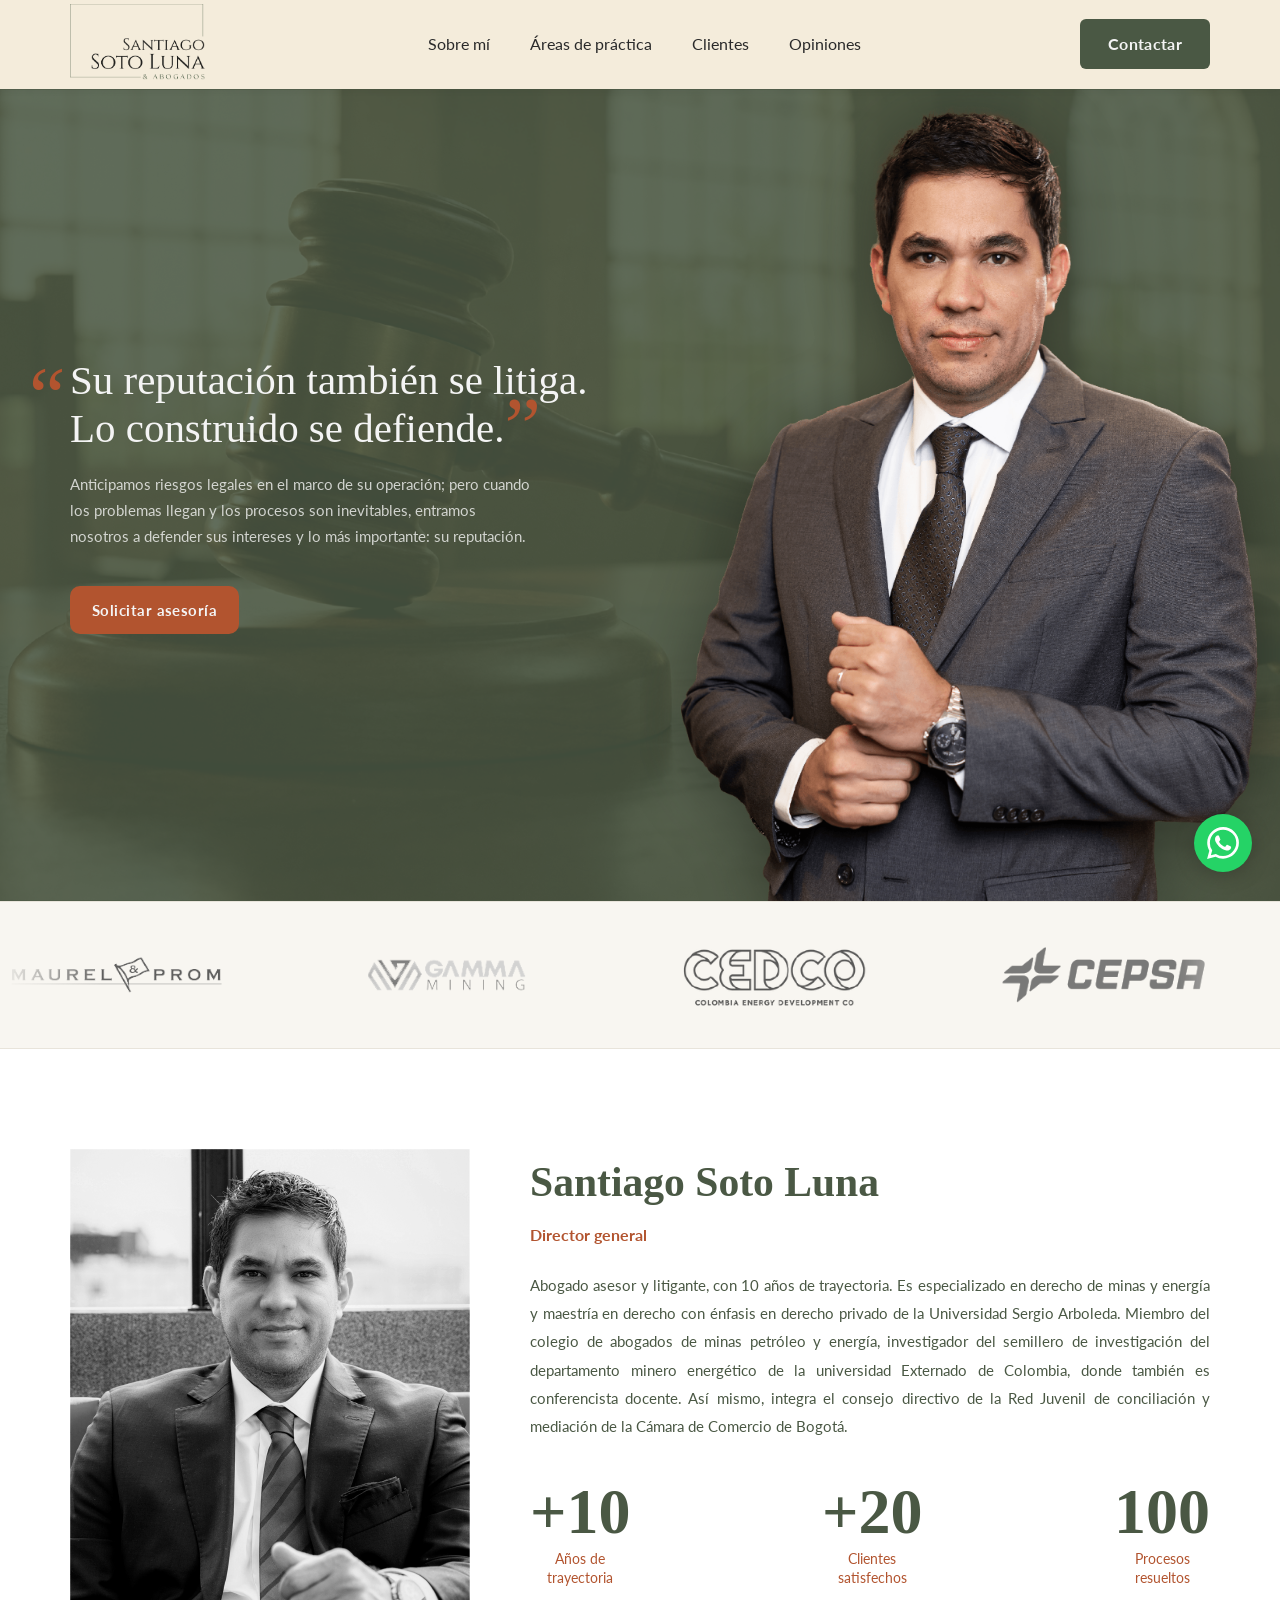
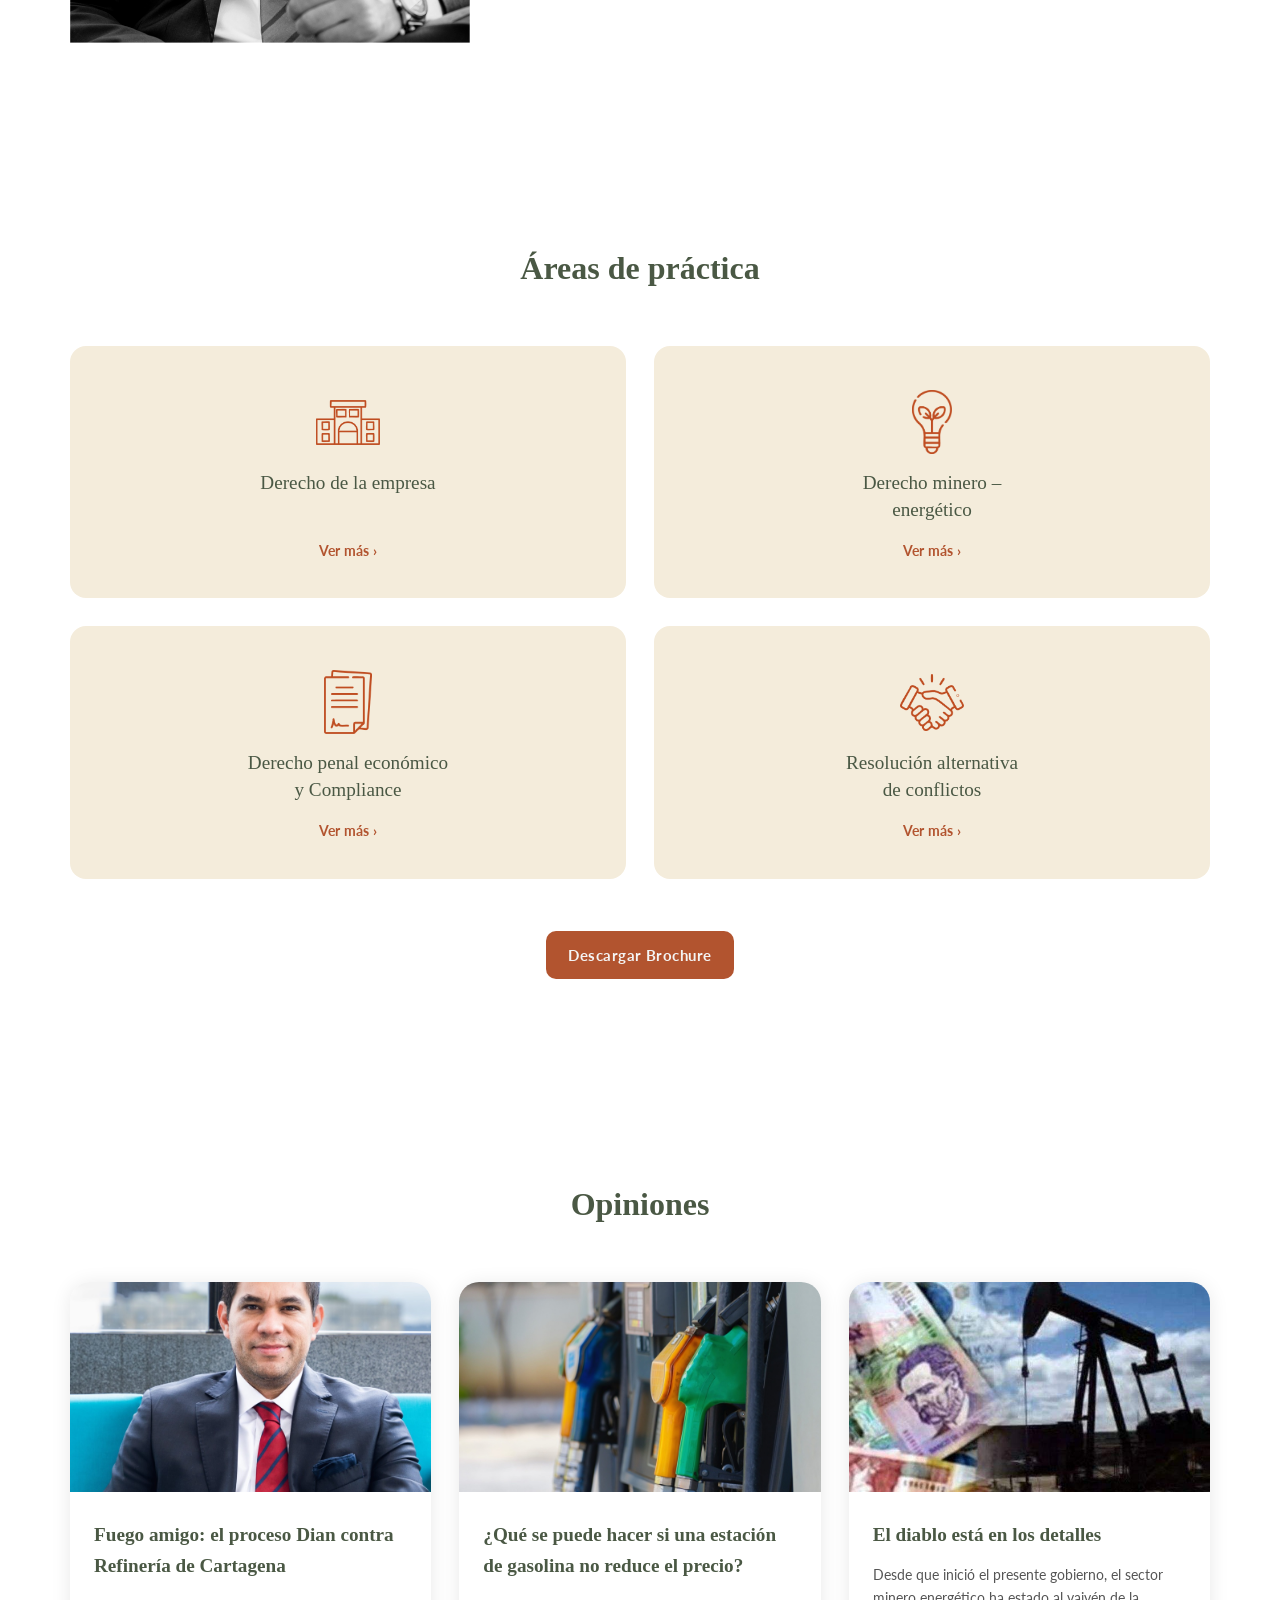
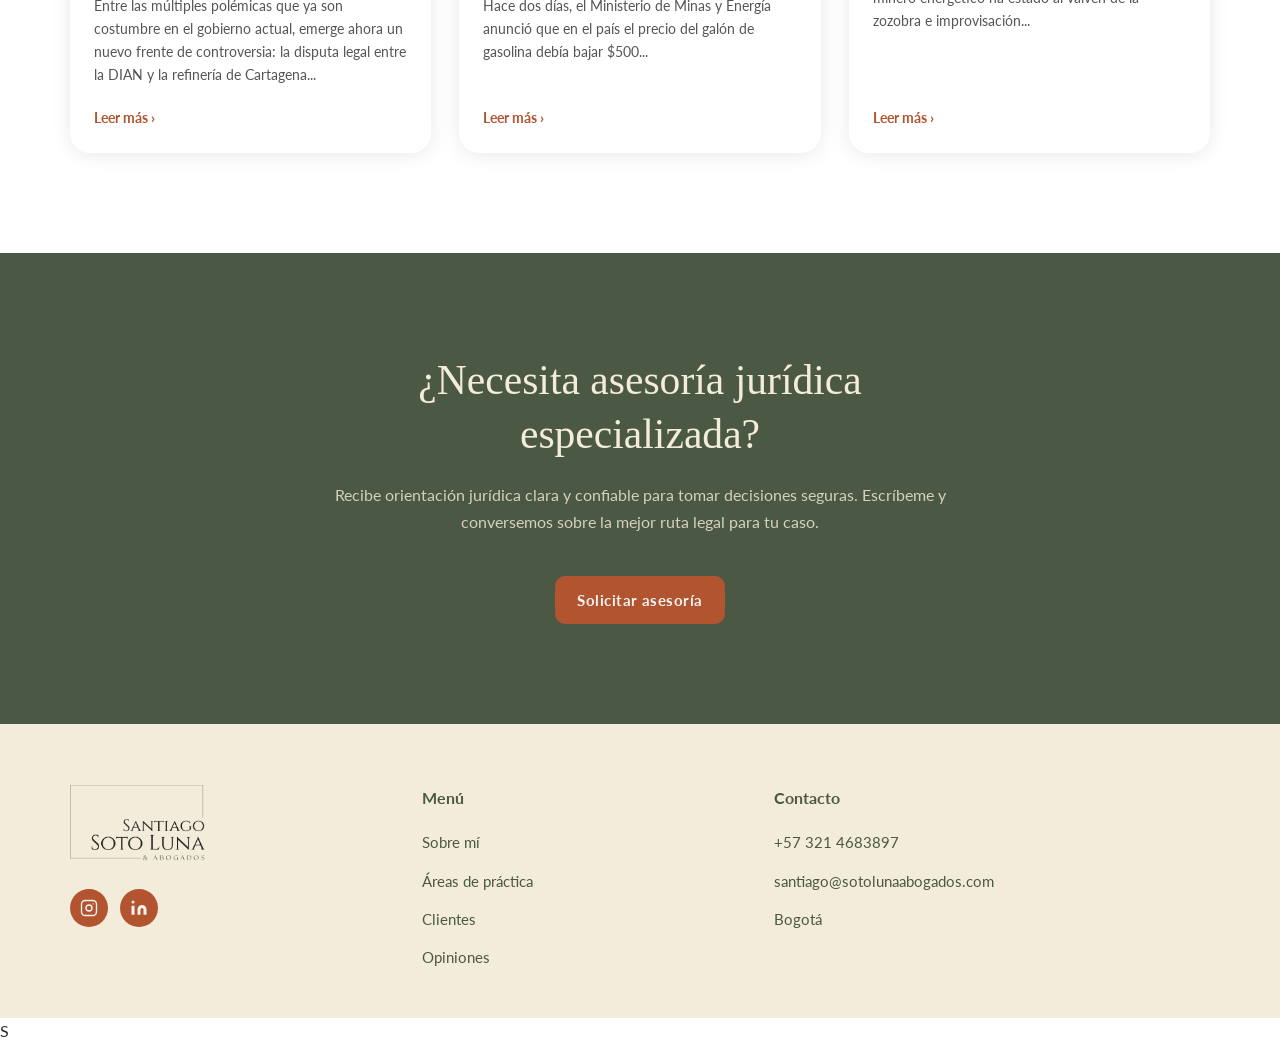
<file: index.html>
<!DOCTYPE html>
<html lang="es">
<head>
  <meta charset="UTF-8" />
  <meta name="viewport" content="width=device-width, initial-scale=1.0" />
  <title>Santiago Soto Luna – Abogado</title>
  <link rel="preconnect" href="https://fonts.googleapis.com" />
  <link rel="preconnect" href="https://fonts.gstatic.com" crossorigin />
  <link href="https://fonts.googleapis.com/css2?family=Lato:wght@300;400;700&display=swap" rel="stylesheet" />
  <link rel="icon" type="image/png" sizes="32x32" href="assets/favicon-32.png" />
  <link rel="apple-touch-icon" sizes="180x180" href="assets/apple-touch-icon.png" />
  <link rel="stylesheet" href="styles.css" />
</head>
<body>

  <!-- ═══════════════ NAVIGATION ═══════════════ -->
  <nav class="navbar">
    <div class="container nav-inner">
      <a href="#inicio" class="logo">
        <img src="assets/logo.png" alt="Santiago Soto Luna & Abogados" class="logo-img" />
      </a>

      <button class="nav-toggle" aria-label="Abrir menú" aria-expanded="false">
        <span></span><span></span><span></span>
      </button>

      <ul class="nav-links" id="nav-links">
        <li><a href="#sobre-mi">Sobre mí</a></li>
        <li><a href="#areas">Áreas de práctica</a></li>
        <li><a href="#clientes">Clientes</a></li>
        <li><a href="opiniones.html">Opiniones</a></li>
      </ul>
      <a href="contacto.html" class="btn-nav">Contactar</a>
    </div>
  </nav>

  <!-- ═══════════════ HERO ═══════════════ -->
  <section class="hero" id="inicio">
    <div class="hero-inner">
      <div class="hero-content">
        <h1 class="hero-title"><span class="hero-line"><span class="hero-open-quote">&ldquo;</span>Su reputación también se litiga.</span><span class="hero-line">Lo construido se defiende.<span class="hero-close-quote">&rdquo;</span></span></h1>
        <p class="hero-body">Anticipamos riesgos legales en el marco de su operación; pero cuando los problemas llegan y los procesos son inevitables, entramos nosotros a defender sus intereses y lo más importante: su reputación.</p>
        <a href="contacto.html" class="btn-primary">Solicitar asesoría</a>
      </div>
      <div class="hero-photo">
        <img src="assets/santiago-hero.png" alt="Santiago Soto Luna" />
      </div>
    </div>
  </section>

  <!-- ═══════════════ PARTNER LOGOS ═══════════════ -->
  <section class="partners" id="clientes">
    <div class="partners-track-wrap">
      <div class="partners-track" aria-hidden="false">
        <img src="assets/logo-maurel-prom.png"  alt="Maurel & Prom" />
        <img src="assets/logo-gamma-mining.png" alt="Gamma Mining" />
        <img src="assets/logo-cedco.png"        alt="CEDCO" />
        <img src="assets/logo-cepsa.png"        alt="CEPSA" />
        <img src="assets/logo-parex.png"        alt="Parex Resources" />
        <img src="assets/logo-omega.png"        alt="Omega Energy Colombia" />
        <img src="assets/logo-geocol.png"       alt="Geocol" />
        <img src="assets/logo-sierracol.png"    alt="SierraCol Energy" />
        <img src="assets/logo-ngec.png"         alt="NGEC New Granada" />
        <img src="assets/logo-tecpetrol.png"    alt="Tecpetrol" />
        <!-- duplicado para loop continuo -->
        <img src="assets/logo-maurel-prom.png"  alt="Maurel & Prom" aria-hidden="true" />
        <img src="assets/logo-gamma-mining.png" alt="Gamma Mining"  aria-hidden="true" />
        <img src="assets/logo-cedco.png"        alt="CEDCO"         aria-hidden="true" />
        <img src="assets/logo-cepsa.png"        alt="CEPSA"         aria-hidden="true" />
        <img src="assets/logo-parex.png"        alt="Parex Resources" aria-hidden="true" />
        <img src="assets/logo-omega.png"        alt="Omega Energy Colombia" aria-hidden="true" />
        <img src="assets/logo-geocol.png"       alt="Geocol"        aria-hidden="true" />
        <img src="assets/logo-sierracol.png"    alt="SierraCol Energy" aria-hidden="true" />
        <img src="assets/logo-ngec.png"         alt="NGEC New Granada" aria-hidden="true" />
        <img src="assets/logo-tecpetrol.png"    alt="Tecpetrol"     aria-hidden="true" />
      </div>
    </div>
  </section>

  <!-- ═══════════════ ABOUT ═══════════════ -->
  <section class="about" id="sobre-mi">
    <div class="container about-inner">
      <div class="about-photo">
        <img src="assets/santiago-web.jpg" alt="Santiago Soto Luna" />
      </div>
      <div class="about-content">
        <h2 class="about-name">Santiago Soto Luna</h2>
        <p class="about-role">Director general</p>
        <p class="about-bio">
          Abogado asesor y litigante, con 10 años de trayectoria. Es especializado en derecho de minas y energía y maestría en derecho con énfasis en derecho privado de la Universidad Sergio Arboleda. Miembro del colegio de abogados de minas petróleo y energía, investigador del semillero de investigación del departamento minero energético de la universidad Externado de Colombia, donde también es conferencista docente. Así mismo, integra el consejo directivo de la Red Juvenil de conciliación y mediación de la Cámara de Comercio de Bogotá.
        </p>
        <div class="about-stats">
          <div class="stat">
            <span class="stat-number">+10</span>
            <span class="stat-label">Años de<br>trayectoria</span>
          </div>
          <div class="stat">
            <span class="stat-number">+20</span>
            <span class="stat-label">Clientes<br>satisfechos</span>
          </div>
          <div class="stat">
            <span class="stat-number">100</span>
            <span class="stat-label">Procesos<br>resueltos</span>
          </div>
        </div>
      </div>
    </div>
  </section>

  <!-- ═══════════════ PRACTICE AREAS ═══════════════ -->
  <section class="areas" id="areas">
    <div class="container">
      <h2 class="section-title">Áreas de práctica</h2>
      <div class="areas-grid">

        <div class="area-card">
          <div class="area-icon">
            <img src="assets/icon-empresa.png" alt="" />
          </div>
          <h3>Derecho de la empresa</h3>
          <a href="#" class="area-link" data-modal="modal-empresa">Ver más <span aria-hidden="true">›</span></a>
        </div>

        <div class="area-card">
          <div class="area-icon">
            <img src="assets/icon-minero.png" alt="" />
          </div>
          <h3>Derecho minero –<br/>energético</h3>
          <a href="#" class="area-link" data-modal="modal-minero">Ver más <span aria-hidden="true">›</span></a>
        </div>

        <div class="area-card">
          <div class="area-icon">
            <img src="assets/icon-penal.png" alt="" />
          </div>
          <h3>Derecho penal económico<br/>y Compliance</h3>
          <a href="#" class="area-link" data-modal="modal-penal">Ver más <span aria-hidden="true">›</span></a>
        </div>

        <div class="area-card">
          <div class="area-icon">
            <img src="assets/icon-resolucion.png" alt="" />
          </div>
          <h3>Resolución alternativa<br/>de conflictos</h3>
          <a href="#" class="area-link" data-modal="modal-resolucion">Ver más <span aria-hidden="true">›</span></a>
        </div>

      </div>
      <div class="areas-cta">
        <a href="assets/Brochure Santiago Soto Luna.pdf" class="btn-primary" download="Brochure_Santiago_Soto_Luna.pdf">Descargar Brochure</a>
      </div>
    </div>
  </section>

  <!-- ═══════════════ TESTIMONIALS ═══════════════
  <section class="testimonials" id="clientes">
    <div class="container testimonials-inner">
      <div class="testimonials-left">
        <h2>Clientes que encontraron en las asesorías resultados</h2>
        <p>Nuestro compromiso se construye cuando las respuestas se traducen en soluciones. Esto es lo que opinan nuestros clientes.</p>
        <div class="testimonials-nav">
          <button class="nav-arrow" id="prev-btn" aria-label="Anterior">
            <svg viewBox="0 0 24 24" fill="none"><path d="M15 18l-6-6 6-6" stroke="currentColor" stroke-width="2" stroke-linecap="round" stroke-linejoin="round"/></svg>
          </button>
          <button class="nav-arrow" id="next-btn" aria-label="Siguiente">
            <svg viewBox="0 0 24 24" fill="none"><path d="M9 18l6-6-6-6" stroke="currentColor" stroke-width="2" stroke-linecap="round" stroke-linejoin="round"/></svg>
          </button>
        </div>
      </div>
      <div class="testimonials-right">
        <div class="testimonials-track" id="testimonials-track">
          <blockquote class="testimonial-card" data-slot="0">
            <p>"Se nota la experiencia desde el primer contacto. Su acompañamiento marcó la diferencia en un momento difícil."</p>
          </blockquote>
          <blockquote class="testimonial-card active" data-slot="1">
            <p>"Recibimos una asesoría clara y honesta que nos permitió tomar buenas decisiones. Sentimos respaldo en cada etapa del proceso."</p>
          </blockquote>
          <blockquote class="testimonial-card" data-slot="2">
            <p>"Profesional, cercano y eficiente. No solo resolvió el problema, nos dio tranquilidad durante todo el camino."</p>
          </blockquote>
        </div>
      </div>
    </div>
  </section> -->

  <!-- ═══════════════ OPINIONES ═══════════════ -->
  <section class="opiniones" id="opiniones">
    <div class="container">
      <h2 class="section-title">Opiniones</h2>
      <div class="opiniones-grid">

        <article class="opinion-card">
          <div class="opinion-img">
            <img src="assets/DSC07344-web.jpg" alt="Todo mal" />
          </div>
          <div class="opinion-body">
            <h3>Fuego amigo: el proceso Dian contra Refinería de Cartagena</h3>
            <p>Entre las múltiples polémicas que ya son costumbre en el gobierno actual, emerge ahora un nuevo frente de controversia: la disputa legal entre la DIAN y la refinería de Cartagena...</p>
            <a href="https://www.asuntoslegales.com.co/analisis/santiago-soto-luna-4167480/fuego-amigo-el-proceso-dian-contra-refineria-de-cartagena-4284766" target="_blank" rel="noopener" class="opinion-link">Leer más &rsaquo;</a>
          </div>
        </article>

        <article class="opinion-card">
          <div class="opinion-img">
            <img src="assets/gasolina-web.jpg" alt="¿Qué se puede hacer si una estación de gasolina no reduce el precio?" />
          </div>
          <div class="opinion-body">
            <h3>¿Qué se puede hacer si una estación de gasolina no reduce el precio?</h3>
            <p>Hace dos días, el Ministerio de Minas y Energía anunció que en el país el precio del galón de gasolina debía bajar $500...</p>
            <a href="https://www.portafolio.co/energia/que-se-puede-hacer-si-una-estacion-de-gasolina-no-reduce-el-precio-487570" target="_blank" rel="noopener" class="opinion-link">Leer más &rsaquo;</a>
          </div>
        </article>

        <article class="opinion-card">
          <div class="opinion-img">
            <img src="assets/regalias.jpeg" alt="El diablo está en los detalles" />
          </div>
          <div class="opinion-body">
            <h3>El diablo está en los detalles</h3>
            <p>Desde que inició el presente gobierno, el sector minero energético ha estado al vaivén de la zozobra e improvisación...</p>
            <a href="https://www.asuntoslegales.com.co/analisis/santiago-soto-luna-4167480/el-diablo-esta-en-los-detalles-4264392" target="_blank" rel="noopener" class="opinion-link">Leer más &rsaquo;</a>
          </div>
        </article>

      </div>
    </div>
  </section>

  <!-- ═══════════════ CTA ═══════════════ -->
  <section class="cta-section">
    <div class="container cta-inner">
      <h2>¿Necesita asesoría jurídica especializada?</h2>
      <p>Recibe orientación jurídica clara y confiable para tomar decisiones seguras. Escríbeme y conversemos sobre la mejor ruta legal para tu caso.</p>
      <a href="contacto.html" class="btn-primary">Solicitar asesoría</a>
    </div>
  </section>

  <!-- ═══════════════ CONTACT FORM ═══════════════
  <section class="contact-section" id="hablemos">
    <div class="container contact-inner">
      <div class="contact-left">
        <h2>¡Hablemos!</h2>
        <p>Estoy listo para escuchar tu caso y orientarte con claridad, transparencia y resultados.</p>
      </div>
      <form class="contact-form" action="#" method="post" novalidate>
        <div class="form-row">
          <div class="form-group">
            <label for="nombre">Nombre</label>
            <input type="text" id="nombre" name="nombre" autocomplete="given-name" required />
          </div>
          <div class="form-group">
            <label for="apellido">Apellido</label>
            <input type="text" id="apellido" name="apellido" autocomplete="family-name" required />
          </div>
        </div>
        <div class="form-group">
          <label for="correo">Correo electrónico</label>
          <input type="email" id="correo" name="correo" autocomplete="email" required />
        </div>
        <div class="form-group">
          <label for="mensaje">Mensaje</label>
          <textarea id="mensaje" name="mensaje" rows="6" required></textarea>
        </div>
        <button type="submit" class="btn-primary btn-submit">Enviar</button>
      </form>
    </div>
  </section> -->

  <!-- ═══════════════ FOOTER ═══════════════ -->
  <footer class="footer" id="contacto">
    <div class="container footer-inner">
      <div class="footer-logo-col">
        <img src="assets/logo.png" alt="Santiago Soto Luna & Abogados" class="footer-logo-img" />
        <div class="footer-social">
          <a href="https://www.instagram.com/santiago_soto_abogado?igsh=MW9heTltMDJqZW9wdQ%3D%3D" target="_blank" rel="noopener" aria-label="Instagram" class="social-icon">
            <svg viewBox="0 0 24 24" fill="none" stroke="currentColor" stroke-width="1.8" stroke-linecap="round" stroke-linejoin="round"><rect x="2" y="2" width="20" height="20" rx="5"/><circle cx="12" cy="12" r="4"/><circle cx="17.5" cy="6.5" r="0.8" fill="currentColor" stroke="none"/></svg>
          </a>
          <a href="https://co.linkedin.com/in/santiago-soto-luna-b367841a3" target="_blank" rel="noopener" aria-label="LinkedIn" class="social-icon">
            <svg viewBox="0 0 24 24" fill="currentColor"><path d="M16 8a6 6 0 0 1 6 6v7h-4v-7a2 2 0 0 0-2-2 2 2 0 0 0-2 2v7h-4v-7a6 6 0 0 1 6-6z"/><rect x="2" y="9" width="4" height="12"/><circle cx="4" cy="4" r="2"/></svg>
          </a>
        </div>
      </div>

      <div class="footer-col">
        <h4>Menú</h4>
        <ul>
          <li><a href="#sobre-mi">Sobre mí</a></li>
          <li><a href="#areas">Áreas de práctica</a></li>
          <li><a href="#clientes">Clientes</a></li>
          <li><a href="#opiniones">Opiniones</a></li>
        </ul>
      </div>

      <div class="footer-col">
        <h4>Contacto</h4>
        <ul>
          <li><a href="tel:+573214683897">+57 321 4683897</a></li>
          <li><a href="mailto:santiago@sotolunaabogados.com">santiago@sotolunaabogados.com</a></li>
          <li>Bogotá</li>
        </ul>
      </div>
    </div>
  </footer>

  <!-- ═══════════════ MODALES ÁREAS ═══════════════ -->

  <div class="modal-overlay" id="modal-empresa" role="dialog" aria-modal="true">
    <div class="modal-box">
      <div class="modal-img">
        <img src="assets/foto-empresa.png" alt="Derecho de la empresa" />
      </div>
      <div class="modal-content">
        <button class="modal-close" aria-label="Cerrar">&times;</button>
        <h3 class="modal-title">Derecho de la Empresa</h3>
        <p>El área de Derecho de la Empresa presta asesoría integral en la estructuración y desarrollo de actividades empresariales, con especial énfasis en el cumplimiento del marco regulatorio aplicable y en la adecuada configuración de las relaciones jurídico–negociales que sustentan la operación de cada organización.</p>
        <p>Nuestra intervención abarca la planeación y ejecución de estrategias contractuales, la constitución y reorganización societaria, así como la prevención de contingencias legales derivadas del ejercicio comercial. Ofrecemos un acompañamiento permanente y ajustado a las particularidades de cada negocio, orientado a fortalecer su seguridad jurídica y sostenibilidad institucional.</p>
      </div>
    </div>
  </div>

  <div class="modal-overlay" id="modal-minero" role="dialog" aria-modal="true">
    <div class="modal-box">
      <div class="modal-img">
        <img src="assets/foto-minero.png" alt="Derecho minero energético" />
      </div>
      <div class="modal-content">
        <button class="modal-close" aria-label="Cerrar">&times;</button>
        <h3 class="modal-title">Derecho Minero Energético</h3>
        <p>Nuestra práctica en Derecho Minero–Energético ofrece asesoría integral en materia legal y regulatoria, orientada a la estructuración, desarrollo y ejecución de proyectos en los sectores minero y energético. Acompañamos a nuestros clientes en el cumplimiento de sus obligaciones contractuales y en la prevención de contingencias, conjugando la precisión jurídica con una visión de sostenibilidad y responsabilidad institucional.</p>
        <p>Ejercemos la defensa de los intereses de personas naturales y jurídicas en actuaciones administrativas, sancionatorias o conciliatorias, con el compromiso de proteger lo esencial: la confianza y la continuidad de sus proyectos. En cada intervención, trabajamos para que la asesoría trascienda y se convierta en resultado.</p>
        <h4 class="modal-subtitle">Derecho hidrocarburos</h4>
        <ul class="modal-list">
          <li><em>Upstream</em></li>
          <li><em>Downstream</em></li>
          <li><em>Midstream</em></li>
        </ul>
        <h4 class="modal-subtitle">Derecho minero</h4>
        <ul class="modal-list">
          <li>Consultoría en regulación minera</li>
          <li>Procesos de formalización minera</li>
          <li>Asesoría en cesión de derechos de titularidad minera.</li>
          <li>Gestión integral de la minuta del contrato de concesión minera ante el ente administrador (ANM)</li>
          <li>Representación y defensa en procesos administrativos sancionatorios y conciliaciones, respecto a controversias o incumplimientos que se susciten del contrato ANM.</li>
        </ul>
      </div>
    </div>
  </div>

  <div class="modal-overlay" id="modal-penal" role="dialog" aria-modal="true">
    <div class="modal-box">
      <div class="modal-img">
        <img src="assets/foto-penal.png" alt="Derecho penal económico y Compliance" />
      </div>
      <div class="modal-content">
        <button class="modal-close" aria-label="Cerrar">&times;</button>
        <h3 class="modal-title">Derecho Penal Económico<br>y Compliance</h3>
        <p>En el ámbito del Derecho Penal Económico y el Compliance, nuestra labor se orienta a resguardar la integridad jurídica de la empresa y de quienes la dirigen. Actuamos donde convergen la estrategia y la prudencia, anticipando riesgos y edificando estructuras de cumplimiento que previenen la incertidumbre y preservan la reputación corporativa. Cuando el litigio es inevitable, asumimos la defensa con rigor técnico y convicción ética, conscientes de que en cada decisión se juega no solo la responsabilidad penal, sino el valor intangible de la confianza.</p>
      </div>
    </div>
  </div>

  <div class="modal-overlay" id="modal-resolucion" role="dialog" aria-modal="true">
    <div class="modal-box">
      <div class="modal-img">
        <img src="assets/foto-resolucion.png" alt="Resolución alternativa de conflictos" />
      </div>
      <div class="modal-content">
        <button class="modal-close" aria-label="Cerrar">&times;</button>
        <h3 class="modal-title">Resolución alternativa<br>de conflictos</h3>
        <p>Asumimos la representación de nuestros clientes en procesos de arbitraje nacional e internacional, así como en escenarios de conciliación y mediación, con la convicción de que la justicia también puede hallarse en el equilibrio. Cada actuación se orienta a la obtención de resultados sólidos, jurídicamente sostenibles y acordes con los intereses de quienes confiaron en nosotros.</p>
        <p>Nuestra práctica privilegia la solución oportuna y razonable de los conflictos, propiciando acuerdos que resguarden la voluntad de las partes y eviten, cuando es posible, el tránsito hacia la jurisdicción ordinaria.</p>
      </div>
    </div>
  </div>

  <a href="https://wa.me/+573214683897" class="whatsapp-btn" target="_blank" rel="noopener" aria-label="WhatsApp">
    <svg viewBox="0 0 24 24" fill="currentColor" xmlns="http://www.w3.org/2000/svg"><path d="M17.472 14.382c-.297-.149-1.758-.867-2.03-.967-.273-.099-.471-.148-.67.15-.197.297-.767.966-.94 1.164-.173.199-.347.223-.644.075-.297-.15-1.255-.463-2.39-1.475-.883-.788-1.48-1.761-1.653-2.059-.173-.297-.018-.458.13-.606.134-.133.298-.347.446-.52.149-.174.198-.298.298-.497.099-.198.05-.371-.025-.52-.075-.149-.669-1.612-.916-2.207-.242-.579-.487-.5-.669-.51-.173-.008-.371-.01-.57-.01-.198 0-.52.074-.792.372-.272.297-1.04 1.016-1.04 2.479 0 1.462 1.065 2.875 1.213 3.074.149.198 2.096 3.2 5.077 4.487.709.306 1.262.489 1.694.625.712.227 1.36.195 1.871.118.571-.085 1.758-.719 2.006-1.413.248-.694.248-1.289.173-1.413-.074-.124-.272-.198-.57-.347m-5.421 7.403h-.004a9.87 9.87 0 01-5.031-1.378l-.361-.214-3.741.982.998-3.648-.235-.374a9.86 9.86 0 01-1.51-5.26c.001-5.45 4.436-9.884 9.888-9.884 2.64 0 5.122 1.03 6.988 2.898a9.825 9.825 0 012.893 6.994c-.003 5.45-4.437 9.884-9.885 9.884m8.413-18.297A11.815 11.815 0 0012.05 0C5.495 0 .16 5.335.157 11.892c0 2.096.547 4.142 1.588 5.945L.057 24l6.305-1.654a11.882 11.882 0 005.683 1.448h.005c6.554 0 11.89-5.335 11.893-11.893a11.821 11.821 0 00-3.48-8.413z"/></svg>
  </a>

  <script src="script.js"></script>
</body>
</html>
S
</file>
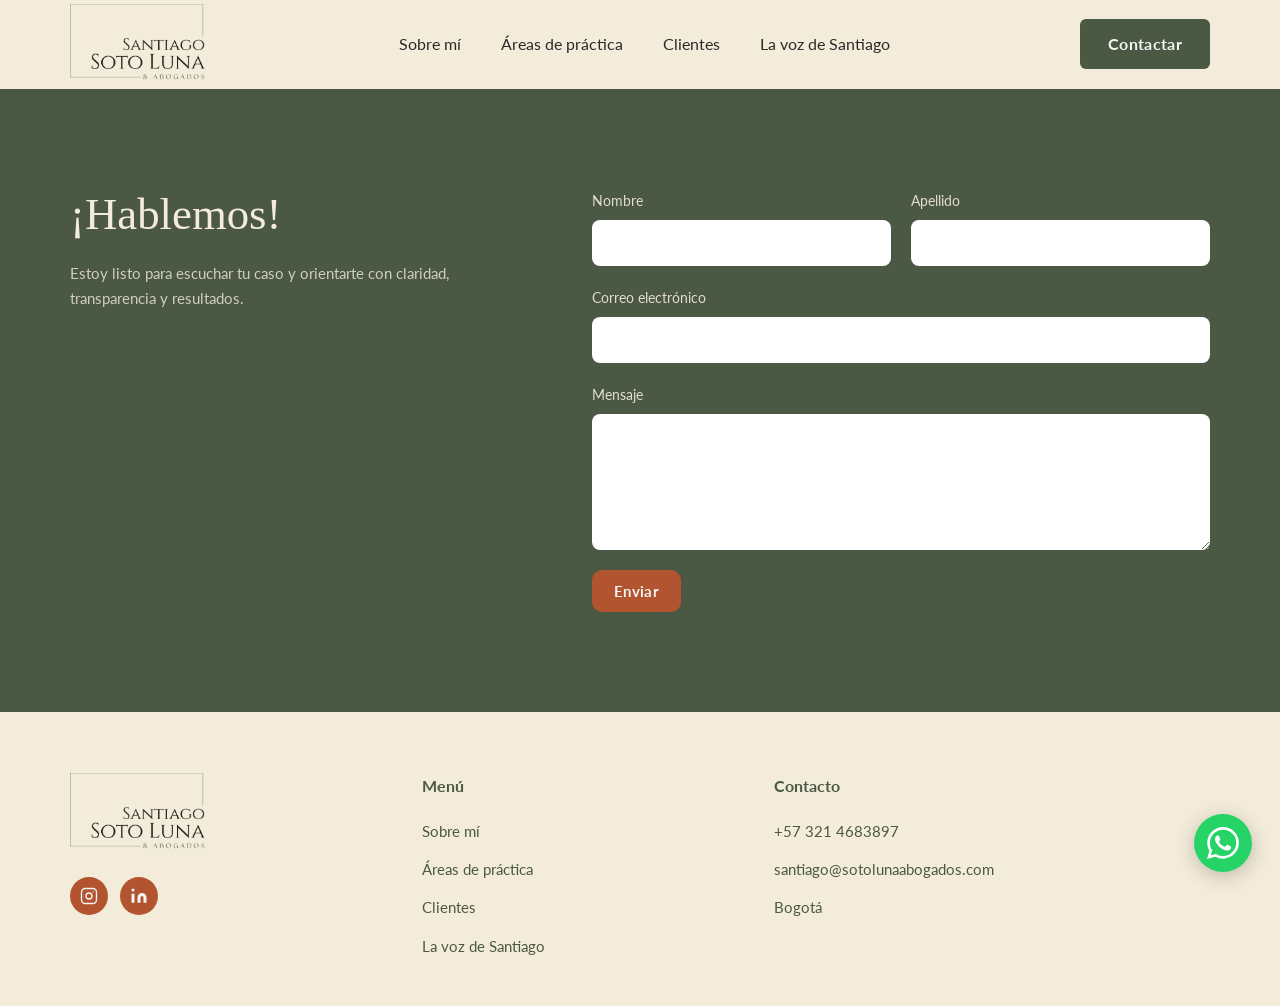
<file: contacto.html>
<!DOCTYPE html>
<html lang="es">
<head>
  <meta charset="UTF-8" />
  <meta name="viewport" content="width=device-width, initial-scale=1.0" />
  <title>Contacto – Santiago Soto Luna</title>
  <link rel="preconnect" href="https://fonts.googleapis.com" />
  <link rel="preconnect" href="https://fonts.gstatic.com" crossorigin />
  <link href="https://fonts.googleapis.com/css2?family=Lato:wght@300;400;700&display=swap" rel="stylesheet" />
  <link rel="icon" type="image/png" sizes="32x32" href="assets/favicon-32.png" />
  <link rel="apple-touch-icon" sizes="180x180" href="assets/apple-touch-icon.png" />
  <link rel="stylesheet" href="styles.css" />
</head>
<body>

  <!-- ═══════════════ NAVIGATION ═══════════════ -->
  <nav class="navbar">
    <div class="container nav-inner">
      <a href="index.html" class="logo">
        <img src="assets/logo.png" alt="Santiago Soto Luna & Abogados" class="logo-img" />
      </a>

      <button class="nav-toggle" aria-label="Abrir menú" aria-expanded="false">
        <span></span><span></span><span></span>
      </button>

      <ul class="nav-links" id="nav-links">
        <li><a href="index.html#sobre-mi">Sobre mí</a></li>
        <li><a href="index.html#areas">Áreas de práctica</a></li>
        <li><a href="index.html#clientes">Clientes</a></li>
        <li><a href="opiniones.html">La voz de Santiago</a></li>
      </ul>
      <a href="contacto.html" class="btn-nav">Contactar</a>
    </div>
  </nav>

  <!-- ═══════════════ CONTACT FORM ═══════════════ -->
  <section class="contact-section">
    <div class="container contact-inner">
      <div class="contact-left">
        <h2>¡Hablemos!</h2>
        <p>Estoy listo para escuchar tu caso y orientarte con claridad, transparencia y resultados.</p>
      </div>
      <form class="contact-form" action="https://formspree.io/f/mojreggp" method="POST">
        <div class="form-row">
          <div class="form-group">
            <label for="nombre">Nombre</label>
            <input type="text" id="nombre" name="nombre" autocomplete="given-name" required />
          </div>
          <div class="form-group">
            <label for="apellido">Apellido</label>
            <input type="text" id="apellido" name="apellido" autocomplete="family-name" required />
          </div>
        </div>
        <div class="form-group">
          <label for="correo">Correo electrónico</label>
          <input type="email" id="correo" name="correo" autocomplete="email" required />
        </div>
        <div class="form-group">
          <label for="mensaje">Mensaje</label>
          <textarea id="mensaje" name="mensaje" rows="6" required></textarea>
        </div>
        <button type="submit" class="btn-primary btn-submit">Enviar</button>
      </form>
    </div>
  </section>

  <!-- ═══════════════ FOOTER ═══════════════ -->
  <footer class="footer">
    <div class="container footer-inner">
      <div class="footer-logo-col">
        <img src="assets/logo.png" alt="Santiago Soto Luna & Abogados" class="footer-logo-img" />
        <div class="footer-social">
          <a href="https://www.instagram.com/santiago_soto_abogado?igsh=MW9heTltMDJqZW9wdQ%3D%3D" target="_blank" rel="noopener" aria-label="Instagram" class="social-icon">
            <svg viewBox="0 0 24 24" fill="none" stroke="currentColor" stroke-width="1.8" stroke-linecap="round" stroke-linejoin="round"><rect x="2" y="2" width="20" height="20" rx="5"/><circle cx="12" cy="12" r="4"/><circle cx="17.5" cy="6.5" r="0.8" fill="currentColor" stroke="none"/></svg>
          </a>
          <a href="https://co.linkedin.com/in/santiago-soto-luna-b367841a3" target="_blank" rel="noopener" aria-label="LinkedIn" class="social-icon">
            <svg viewBox="0 0 24 24" fill="currentColor"><path d="M16 8a6 6 0 0 1 6 6v7h-4v-7a2 2 0 0 0-2-2 2 2 0 0 0-2 2v7h-4v-7a6 6 0 0 1 6-6z"/><rect x="2" y="9" width="4" height="12"/><circle cx="4" cy="4" r="2"/></svg>
          </a>
        </div>
      </div>

      <div class="footer-col">
        <h4>Menú</h4>
        <ul>
          <li><a href="index.html#sobre-mi">Sobre mí</a></li>
          <li><a href="index.html#areas">Áreas de práctica</a></li>
          <li><a href="index.html#clientes">Clientes</a></li>
          <li><a href="opiniones.html">La voz de Santiago</a></li>
        </ul>
      </div>

      <div class="footer-col">
        <h4>Contacto</h4>
        <ul>
          <li><a href="tel:+573214683897">+57 321 4683897</a></li>
          <li><a href="mailto:santiago@sotolunaabogados.com">santiago@sotolunaabogados.com</a></li>
          <li>Bogotá</li>
        </ul>
      </div>
    </div>
  </footer>

  <a href="https://wa.me/+573214683897" class="whatsapp-btn" target="_blank" rel="noopener" aria-label="WhatsApp">
    <svg viewBox="0 0 24 24" fill="currentColor" xmlns="http://www.w3.org/2000/svg"><path d="M17.472 14.382c-.297-.149-1.758-.867-2.03-.967-.273-.099-.471-.148-.67.15-.197.297-.767.966-.94 1.164-.173.199-.347.223-.644.075-.297-.15-1.255-.463-2.39-1.475-.883-.788-1.48-1.761-1.653-2.059-.173-.297-.018-.458.13-.606.134-.133.298-.347.446-.52.149-.174.198-.298.298-.497.099-.198.05-.371-.025-.52-.075-.149-.669-1.612-.916-2.207-.242-.579-.487-.5-.669-.51-.173-.008-.371-.01-.57-.01-.198 0-.52.074-.792.372-.272.297-1.04 1.016-1.04 2.479 0 1.462 1.065 2.875 1.213 3.074.149.198 2.096 3.2 5.077 4.487.709.306 1.262.489 1.694.625.712.227 1.36.195 1.871.118.571-.085 1.758-.719 2.006-1.413.248-.694.248-1.289.173-1.413-.074-.124-.272-.198-.57-.347m-5.421 7.403h-.004a9.87 9.87 0 01-5.031-1.378l-.361-.214-3.741.982.998-3.648-.235-.374a9.86 9.86 0 01-1.51-5.26c.001-5.45 4.436-9.884 9.888-9.884 2.64 0 5.122 1.03 6.988 2.898a9.825 9.825 0 012.893 6.994c-.003 5.45-4.437 9.884-9.885 9.884m8.413-18.297A11.815 11.815 0 0012.05 0C5.495 0 .16 5.335.157 11.892c0 2.096.547 4.142 1.588 5.945L.057 24l6.305-1.654a11.882 11.882 0 005.683 1.448h.005c6.554 0 11.89-5.335 11.893-11.893a11.821 11.821 0 00-3.48-8.413z"/></svg>
  </a>

  <script src="script.js"></script>
</body>
</html>
</file>
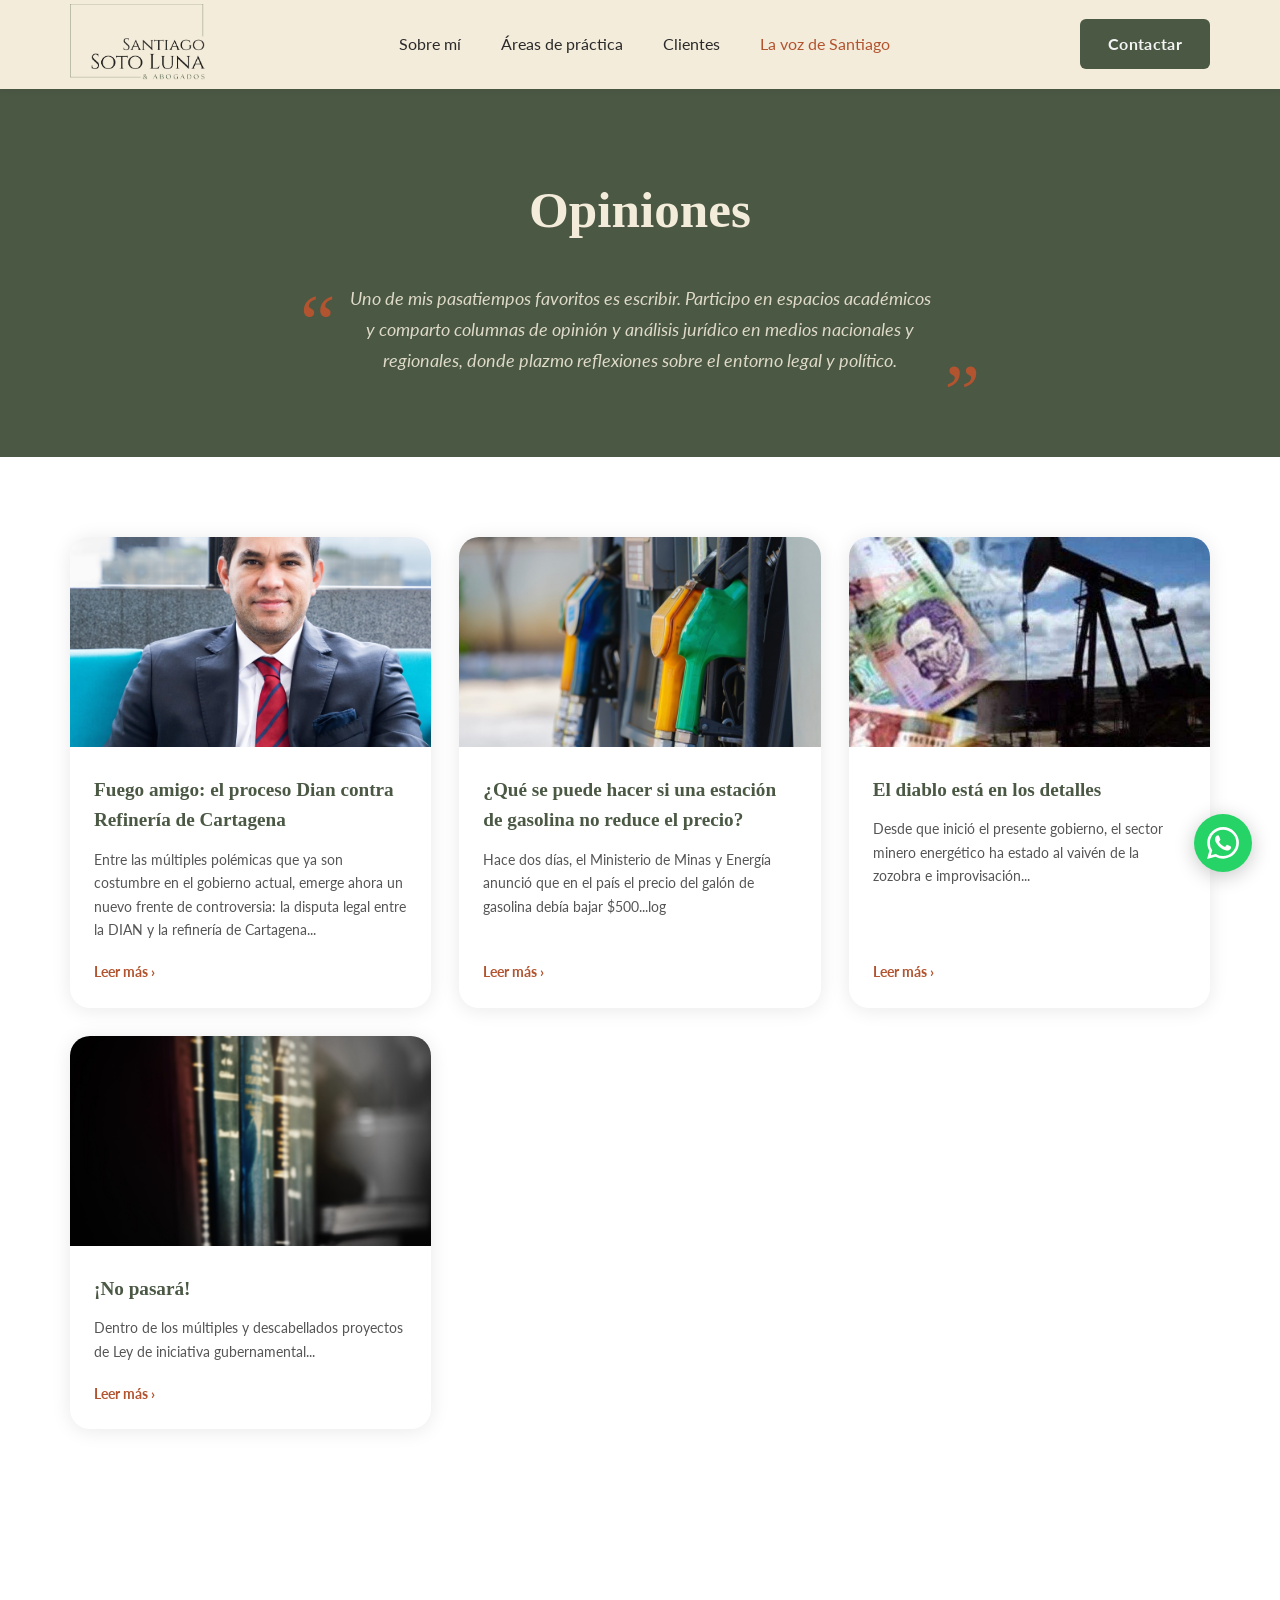
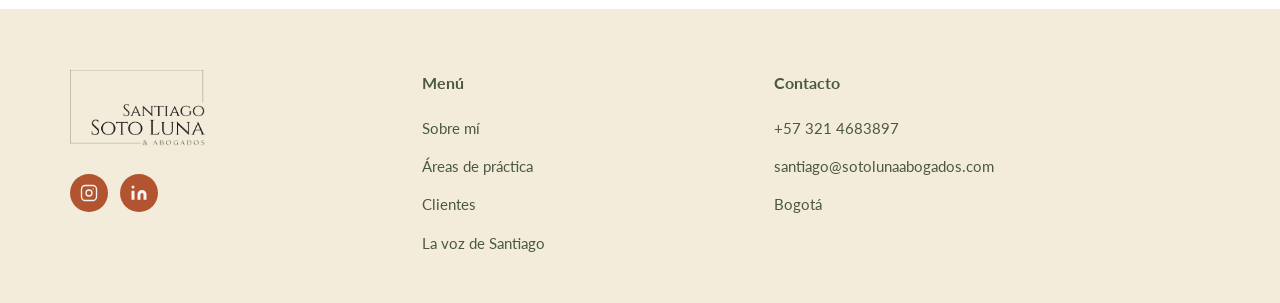
<file: opiniones.html>
<!DOCTYPE html>
<html lang="es">
<head>
  <meta charset="UTF-8" />
  <meta name="viewport" content="width=device-width, initial-scale=1.0" />
  <title>La voz de Santiago – Soto Luna Abogados</title>
  <link rel="preconnect" href="https://fonts.googleapis.com" />
  <link rel="preconnect" href="https://fonts.gstatic.com" crossorigin />
  <link href="https://fonts.googleapis.com/css2?family=Lato:wght@300;400;700&display=swap" rel="stylesheet" />
  <link rel="icon" type="image/png" sizes="32x32" href="assets/favicon-32.png" />
  <link rel="apple-touch-icon" sizes="180x180" href="assets/apple-touch-icon.png" />
  <link rel="stylesheet" href="styles.css" />
</head>
<body>

  <!-- ═══════════════ NAVIGATION ═══════════════ -->
  <nav class="navbar">
    <div class="container nav-inner">
      <a href="index.html" class="logo">
        <img src="assets/logo.png" alt="Santiago Soto Luna & Abogados" class="logo-img" />
      </a>

      <button class="nav-toggle" aria-label="Abrir menú" aria-expanded="false">
        <span></span><span></span><span></span>
      </button>

      <ul class="nav-links" id="nav-links">
        <li><a href="index.html#sobre-mi">Sobre mí</a></li>
        <li><a href="index.html#areas">Áreas de práctica</a></li>
        <li><a href="index.html#clientes">Clientes</a></li>
        <li><a href="opiniones.html" class="active">La voz de Santiago</a></li>
      </ul>
      <a href="contacto.html" class="btn-nav">Contactar</a>
    </div>
  </nav>

  <!-- ═══════════════ PAGE HERO ═══════════════ -->
  <section class="page-hero">
    <div class="container">
      <h1>Opiniones</h1>
      <div class="page-hero-quote">
        <span class="pq-open">&ldquo;</span>
        <p>Uno de mis pasatiempos favoritos es escribir. Participo en espacios académicos y comparto columnas de opinión y análisis jurídico en medios nacionales y regionales, donde plazmo reflexiones sobre el entorno legal y político.</p>
        <span class="pq-close">&rdquo;</span>
      </div>
    </div>
  </section>

  <!-- ═══════════════ ARTÍCULOS ═══════════════ -->
  <section class="opiniones" style="padding-top: 80px;">
    <div class="container">
      <div class="opiniones-grid">

        <article class="opinion-card">
          <div class="opinion-img">
            <img src="assets/DSC07344-web.jpg" alt="Fuego amigo: el proceso Dian contra Refinería de Cartagena" />
          </div>
          <div class="opinion-body">
            <h3>Fuego amigo: el proceso Dian contra Refinería de Cartagena</h3>
            <p>Entre las múltiples polémicas que ya son costumbre en el gobierno actual, emerge ahora un nuevo frente de controversia: la disputa legal entre la DIAN y la refinería de Cartagena...</p>
            <a href="https://www.asuntoslegales.com.co/analisis/santiago-soto-luna-4167480/fuego-amigo-el-proceso-dian-contra-refineria-de-cartagena-4284766" target="_blank" rel="noopener" class="opinion-link">Leer más &rsaquo;</a>
          </div>
        </article>

        <article class="opinion-card">
          <div class="opinion-img">
            <img src="assets/gasolina-web.jpg" alt="¿Qué se puede hacer si una estación de gasolina no reduce el precio?" />
          </div>
          <div class="opinion-body">
            <h3>¿Qué se puede hacer si una estación de gasolina no reduce el precio?</h3>
            <p>Hace dos días, el Ministerio de Minas y Energía anunció que en el país el precio del galón de gasolina debía bajar $500...log</p>
            <a href="https://www.portafolio.co/energia/que-se-puede-hacer-si-una-estacion-de-gasolina-no-reduce-el-precio-487570" target="_blank" rel="noopener" class="opinion-link">Leer más &rsaquo;</a>
          </div>
        </article>

        <article class="opinion-card">
          <div class="opinion-img">
            <img src="assets/regalias.jpeg" alt="El diablo está en los detalles" />
          </div>
          <div class="opinion-body">
            <h3>El diablo está en los detalles</h3>
            <p>Desde que inició el presente gobierno, el sector minero energético ha estado al vaivén de la zozobra e improvisación...</p>
            <a href="https://www.asuntoslegales.com.co/analisis/santiago-soto-luna-4167480/el-diablo-esta-en-los-detalles-4264392" target="_blank" rel="noopener" class="opinion-link">Leer más &rsaquo;</a>
          </div>
        </article>

        <article class="opinion-card">
          <div class="opinion-img">
            <img src="assets/6.jpg" alt="¡No pasará!" />
          </div>
          <div class="opinion-body">
            <h3>¡No pasará!</h3>
            <p>Dentro de los múltiples y descabellados proyectos de Ley de iniciativa gubernamental...</p>
            <a href="https://www.asuntoslegales.com.co/analisis/santiago-soto-luna-4167480/no-pasara-4167484" target="_blank" rel="noopener" class="opinion-link">Leer más &rsaquo;</a>
          </div>
        </article>

      </div>
    </div>
  </section>

  <!-- ═══════════════ FOOTER ═══════════════ -->
  <footer class="footer" style="margin-top: 80px;">
    <div class="container footer-inner">
      <div class="footer-logo-col">
        <img src="assets/logo.png" alt="Santiago Soto Luna & Abogados" class="footer-logo-img" />
        <div class="footer-social">
          <a href="https://www.instagram.com/santiago_soto_abogado?igsh=MW9heTltMDJqZW9wdQ%3D%3D" target="_blank" rel="noopener" aria-label="Instagram" class="social-icon">
            <svg viewBox="0 0 24 24" fill="none" stroke="currentColor" stroke-width="1.8" stroke-linecap="round" stroke-linejoin="round"><rect x="2" y="2" width="20" height="20" rx="5"/><circle cx="12" cy="12" r="4"/><circle cx="17.5" cy="6.5" r="0.8" fill="currentColor" stroke="none"/></svg>
          </a>
          <a href="https://co.linkedin.com/in/santiago-soto-luna-b367841a3" target="_blank" rel="noopener" aria-label="LinkedIn" class="social-icon">
            <svg viewBox="0 0 24 24" fill="currentColor"><path d="M16 8a6 6 0 0 1 6 6v7h-4v-7a2 2 0 0 0-2-2 2 2 0 0 0-2 2v7h-4v-7a6 6 0 0 1 6-6z"/><rect x="2" y="9" width="4" height="12"/><circle cx="4" cy="4" r="2"/></svg>
          </a>
        </div>
      </div>

      <div class="footer-col">
        <h4>Menú</h4>
        <ul>
          <li><a href="index.html#sobre-mi">Sobre mí</a></li>
          <li><a href="index.html#areas">Áreas de práctica</a></li>
          <li><a href="index.html#clientes">Clientes</a></li>
          <li><a href="opiniones.html">La voz de Santiago</a></li>
        </ul>
      </div>

      <div class="footer-col">
        <h4>Contacto</h4>
        <ul>
          <li><a href="tel:+573214683897">+57 321 4683897</a></li>
          <li><a href="mailto:santiago@sotolunaabogados.com">santiago@sotolunaabogados.com</a></li>
          <li>Bogotá</li>
        </ul>
      </div>
    </div>
  </footer>

  <a href="https://wa.me/+573214683897" class="whatsapp-btn" target="_blank" rel="noopener" aria-label="WhatsApp">
    <svg viewBox="0 0 24 24" fill="currentColor" xmlns="http://www.w3.org/2000/svg"><path d="M17.472 14.382c-.297-.149-1.758-.867-2.03-.967-.273-.099-.471-.148-.67.15-.197.297-.767.966-.94 1.164-.173.199-.347.223-.644.075-.297-.15-1.255-.463-2.39-1.475-.883-.788-1.48-1.761-1.653-2.059-.173-.297-.018-.458.13-.606.134-.133.298-.347.446-.52.149-.174.198-.298.298-.497.099-.198.05-.371-.025-.52-.075-.149-.669-1.612-.916-2.207-.242-.579-.487-.5-.669-.51-.173-.008-.371-.01-.57-.01-.198 0-.52.074-.792.372-.272.297-1.04 1.016-1.04 2.479 0 1.462 1.065 2.875 1.213 3.074.149.198 2.096 3.2 5.077 4.487.709.306 1.262.489 1.694.625.712.227 1.36.195 1.871.118.571-.085 1.758-.719 2.006-1.413.248-.694.248-1.289.173-1.413-.074-.124-.272-.198-.57-.347m-5.421 7.403h-.004a9.87 9.87 0 01-5.031-1.378l-.361-.214-3.741.982.998-3.648-.235-.374a9.86 9.86 0 01-1.51-5.26c.001-5.45 4.436-9.884 9.888-9.884 2.64 0 5.122 1.03 6.988 2.898a9.825 9.825 0 012.893 6.994c-.003 5.45-4.437 9.884-9.885 9.884m8.413-18.297A11.815 11.815 0 0012.05 0C5.495 0 .16 5.335.157 11.892c0 2.096.547 4.142 1.588 5.945L.057 24l6.305-1.654a11.882 11.882 0 005.683 1.448h.005c6.554 0 11.89-5.335 11.893-11.893a11.821 11.821 0 00-3.48-8.413z"/></svg>
  </a>

  <script src="script.js"></script>
</body>
</html>
</file>
<file: styles.css>
/* ─── TOKENS ─────────────────────────────────────── */
:root {
  --dark:    #4A5844;
  --dark-2:  #4A5844;
  --orange:  #B2542F;
  --orange-h:#B2542F;
  --beige:   #F4ECDB;
  --beige-2: #F4ECDB;
  --gold:    #C8A030;
  --white:   #F4F4F4;
  --text:    #2A2A2A;
  --text-2:  #555555;
  --radius:  6px;

  --font-serif: 'Times New Roman', Times, serif;
  --font-sans:  'Lato', Arial, sans-serif;
}

/* ─── RESET ──────────────────────────────────────── */
*, *::before, *::after { box-sizing: border-box; margin: 0; padding: 0; }
html { scroll-behavior: smooth; scroll-padding-top: 88px; }
body { font-family: var(--font-sans); color: var(--text); line-height: 1.6; }
img { display: block; max-width: 100%; }
a { text-decoration: none; color: inherit; }
ul { list-style: none; }
button { cursor: pointer; border: none; background: none; }

/* ─── LAYOUT ─────────────────────────────────────── */
.container {
  width: min(1140px, 92%);
  margin-inline: auto;
}

/* ─── BUTTONS ────────────────────────────────────── */
.btn-primary {
  display: inline-block;
  align-self: flex-start;
  padding: 12px 22px;
  background: var(--orange);
  color: var(--white);
  border-radius: 10px;
  font-family: var(--font-sans);
  font-weight: 700;
  font-size: 0.95rem;
  letter-spacing: 0.03em;
  transition: background 0.2s;
}
.btn-primary:hover { background: var(--orange-h); }

.btn-outline {
  display: inline-block;
  padding: 13px 32px;
  border: 2px solid var(--dark);
  color: var(--dark);
  border-radius: 4px;
  font-family: var(--font-sans);
  font-weight: 700;
  font-size: 0.95rem;
  transition: background 0.2s, color 0.2s;
}
.btn-outline:hover { background: var(--dark); color: var(--white); }

/* ─── NAVBAR ─────────────────────────────────────── */
.navbar {
  position: sticky;
  top: 0;
  z-index: 100;
  background: var(--beige);
  border-bottom: 1px solid var(--beige-2);
  box-shadow: 0 1px 8px rgba(0,0,0,0.06);
}

.nav-inner {
  display: flex;
  align-items: center;
  gap: 40px;
  height: 88px;
}

.logo { flex-shrink: 0; }
.logo-img {
  height: 80px;
  width: auto;
  transition: opacity 0.2s;
}
.logo:hover .logo-img { opacity: 0.85; }

.nav-links {
  display: flex;
  align-items: center;
  gap: 40px;
  flex: 1;
  justify-content: center;
}
.nav-links a {
  color: var(--text);
  font-family: var(--font-sans);
  font-size: 1rem;
  font-weight: 400;
  transition: color 0.2s;
}
.nav-links a:hover { color: var(--dark); }

.btn-nav {
  flex-shrink: 0;
  padding: 12px 28px;
  background: var(--dark);
  border: none;
  border-radius: 6px;
  color: var(--white);
  font-family: var(--font-sans);
  font-size: 1rem;
  font-weight: 700;
  letter-spacing: 0.02em;
  transition: background 0.2s;
}
.btn-nav:hover { background: var(--dark-2); }

.nav-toggle { display: none; flex-direction: column; gap: 5px; padding: 4px; }
.nav-toggle span { display: block; width: 24px; height: 2px; background: var(--dark); border-radius: 2px; transition: transform 0.3s, opacity 0.3s; }

/* ─── HERO ───────────────────────────────────────── */
.hero {
  background-color: var(--dark);
  min-height: calc(100vh - 88px);
  display: flex;
  overflow: hidden;
  position: relative;
}
.hero::before {
  content: '';
  position: absolute;
  inset: 0;
  background: url(assets/Fondo1.png) center / cover no-repeat;
  opacity: 0.13;
  z-index: 0;
}
.hero-inner {
  flex: 1;
  position: relative;
  z-index: 1;
  display: flex;
  align-items: stretch;
}

.hero-content {
  flex: 0 0 50%;
  display: flex;
  flex-direction: column;
  justify-content: center;
  padding: 80px 40px 80px max(4vw, calc((100vw - 1140px) / 2));
}

.hero-title {
  position: relative;
  font-family: var(--font-serif);
  font-size: clamp(1.75rem, 3.2vw, 2.6rem);
  font-weight: 400;
  color: var(--white);
  line-height: 1.18;
  margin-bottom: 20px;
}
.hero-line {
  display: block;
  white-space: nowrap;
}
.hero-open-quote {
  position: absolute;
  left: -0.5em;
  top: 0;
  color: var(--orange);
  font-family: var(--font-serif);
  font-size: 2em;
  line-height: 1;
  user-select: none;
}
.hero-close-quote {
  color: var(--orange);
  font-style: normal;
  font-size: 2em;
  line-height: 0;
  vertical-align: -0.15em;
}

.hero-body {
  color: rgba(255,255,255,0.75);
  font-size: 0.95rem;
  line-height: 1.7;
  margin-bottom: 36px;
  max-width: 460px;
}

.hero-photo {
  flex: 1;
  position: relative;
  overflow: hidden;
}
.hero-photo img {
  position: absolute;
  bottom: 0;
  left: 50%;
  transform: translateX(-50%);
  height: 100%;
  width: auto;
  max-width: none;
  filter: drop-shadow(0 8px 32px rgba(0,0,0,0.35));
}

/* ─── PARTNERS ───────────────────────────────────── */
.partners {
  background: #F8F6F1;
  border-top: 1px solid #e8e4db;
  border-bottom: 1px solid #e8e4db;
  padding: 28px 0;
  overflow: hidden;
}
.partners-track-wrap {
  overflow: hidden;
  /* fade edges */
  -webkit-mask-image: linear-gradient(to right, transparent 0%, black 8%, black 92%, transparent 100%);
  mask-image: linear-gradient(to right, transparent 0%, black 8%, black 92%, transparent 100%);
}
.partners-track {
  display: flex;
  align-items: center;
  width: max-content;
  animation: partners-scroll 32s linear infinite;
}
.partners-track:hover { animation-play-state: paused; }
.partners-track img {
  height: 90px;
  width: auto;
  object-fit: contain;
  flex-shrink: 0;
  margin-right: 96px;
  filter: grayscale(20%) opacity(0.85);
  transition: filter 0.2s;
}
.partners-track img:hover { filter: grayscale(0%) opacity(1); }
@keyframes partners-scroll {
  0%   { transform: translateX(0); }
  100% { transform: translateX(-50%); }
}

/* ─── ABOUT ──────────────────────────────────────── */
.about { padding: 100px 0; }
.about-inner {
  display: grid;
  grid-template-columns: 400px 1fr;
  gap: 60px;
  align-items: start;
}
.about-photo img {
  width: 100%;
  height: auto;
  display: block;
  filter: contrast(1.05);
}
.about-name {
  font-family: var(--font-serif);
  font-size: 2.6rem;
  font-weight: 700;
  margin-bottom: 6px;
  color: var(--dark);
}
.about-role {
  font-family: var(--font-sans);
  font-size: 1rem;
  color: var(--orange);
  font-weight: 700;
  margin-bottom: 24px;
}
.about-bio {
  font-family: var(--font-sans);
  font-size: 0.95rem;
  line-height: 1.85;
  color: var(--dark);
  text-align: justify;
  margin-bottom: 40px;
}
.about-stats {
  display: flex;
  justify-content: space-between;
}
.stat {
  display: flex;
  flex-direction: column;
  align-items: center;
  gap: 6px;
}
.stat-number {
  font-family: var(--font-serif);
  font-size: 4rem;
  font-weight: 700;
  color: var(--dark);
  line-height: 1;
}
.stat-label {
  font-family: var(--font-sans);
  font-size: 0.9rem;
  font-weight: 400;
  color: var(--orange);
  text-align: center;
  line-height: 1.3;
}

/* ─── PRACTICE AREAS ─────────────────────────────── */
.areas {
  background: #fff;
  padding: 100px 0;
}
.section-title {
  font-family: var(--font-serif);
  font-size: 2rem;
  font-weight: 700;
  text-align: center;
  margin-bottom: 52px;
  color: var(--dark);
}
.areas-grid {
  display: grid;
  grid-template-columns: 1fr 1fr;
  gap: 28px;
  margin-bottom: 52px;
}
.area-card {
  background: var(--beige);
  border-radius: 16px;
  padding: 44px 32px 36px;
  display: flex;
  flex-direction: column;
  align-items: center;
  text-align: center;
  gap: 16px;
  transition: box-shadow 0.2s;
}
.area-card:hover { box-shadow: 0 8px 32px rgba(0,0,0,0.08); }
.area-icon {
  width: 64px;
  height: 64px;
}
.area-icon img { width: 100%; height: 100%; object-fit: contain; }
.area-card h3 {
  font-family: var(--font-serif);
  font-size: 1.2rem;
  font-weight: 400;
  color: var(--dark);
  line-height: 1.4;
}
.area-link {
  font-family: var(--font-sans);
  font-size: 0.88rem;
  font-weight: 700;
  color: var(--orange);
  letter-spacing: 0.02em;
  transition: color 0.2s;
  margin-top: auto;
}
.area-link:hover { color: var(--orange-h); }
.areas-cta { text-align: center; }

/* ─── TESTIMONIALS ───────────────────────────────── */
.testimonials {
  background: #EDEAE4;
  padding: 100px 0;
}
.testimonials-inner {
  display: grid;
  grid-template-columns: 1fr 1fr;
  gap: 72px;
  align-items: center;
}
.testimonials-left h2 {
  font-family: var(--font-serif);
  font-size: 2rem;
  font-weight: 700;
  color: var(--dark);
  line-height: 1.25;
  margin-bottom: 20px;
}
.testimonials-left p {
  color: var(--text-2);
  font-family: var(--font-sans);
  font-size: 0.95rem;
  line-height: 1.7;
  margin-bottom: 36px;
}
.testimonials-nav { display: flex; gap: 12px; }
.nav-arrow {
  width: 44px;
  height: 44px;
  background: var(--orange);
  border: none;
  border-radius: 50%;
  display: flex;
  align-items: center;
  justify-content: center;
  color: var(--white);
  transition: background 0.2s, transform 0.15s;
}
.nav-arrow svg { width: 18px; height: 18px; }
.nav-arrow:hover { background: var(--orange-h); transform: scale(1.08); }

.testimonials-right { display: flex; flex-direction: column; gap: 16px; }
.testimonials-track {
  display: flex;
  flex-direction: column;
  gap: 16px;
}
.testimonial-card {
  background: #fff;
  border-left: 4px solid var(--dark);
  padding: 24px 28px;
  margin-left: 72px;
  transition: opacity 0.25s, border-color 0.25s, margin-left 0.3s;
}
.testimonial-card.active {
  border-left-color: var(--dark);
  margin-left: 0;
}
.testimonial-card p {
  font-family: var(--font-sans);
  color: var(--text);
  font-size: 0.95rem;
  line-height: 1.7;
}

/* ─── OPINIONES ──────────────────────────────────── */
.opiniones { padding: 100px 0; background: #fff; }
.opiniones-grid {
  display: grid;
  grid-template-columns: repeat(3, 1fr);
  gap: 28px;
}
.opinion-card {
  background: #fff;
  border-radius: 20px;
  overflow: hidden;
  box-shadow: 0 2px 20px rgba(0,0,0,0.09);
  transition: box-shadow 0.2s, transform 0.2s;
  display: flex;
  flex-direction: column;
}
.opinion-card:hover {
  box-shadow: 0 10px 36px rgba(0,0,0,0.14);
  transform: translateY(-3px);
}
.opinion-img { height: 210px; overflow: hidden; flex-shrink: 0; }
.opinion-img img {
  width: 100%;
  height: 100%;
  object-fit: cover;
  transition: transform 0.4s;
}
.opinion-card:hover .opinion-img img { transform: scale(1.04); }
.opinion-body {
  padding: 28px 24px 24px;
  display: flex;
  flex-direction: column;
  flex: 1;
}
.opinion-body h3 {
  font-family: var(--font-serif);
  font-size: 1.2rem;
  font-weight: 700;
  margin-bottom: 12px;
  color: var(--dark);
}
.opinion-body p {
  font-family: var(--font-sans);
  font-size: 0.88rem;
  color: var(--text-2);
  line-height: 1.65;
  margin-bottom: 20px;
  flex: 1;
}
.opinion-link {
  font-family: var(--font-sans);
  font-size: 0.88rem;
  font-weight: 700;
  color: var(--orange);
}
.opinion-link:hover { color: var(--orange-h); }

/* ─── CTA SECTION ────────────────────────────────── */
.cta-section {
  background: var(--dark);
  padding: 100px 0;
}
.cta-inner {
  text-align: center;
  max-width: 660px;
  margin-inline: auto;
}
.cta-inner h2 {
  font-family: var(--font-serif);
  font-size: clamp(2rem, 3.5vw, 2.6rem);
  font-weight: 400;
  color: var(--beige);
  margin-bottom: 20px;
  line-height: 1.3;
}
.cta-inner p {
  font-family: var(--font-sans);
  color: rgba(244, 236, 219, 0.82);
  font-size: 1rem;
  line-height: 1.7;
  margin-bottom: 40px;
}

/* ─── CONTACT FORM ───────────────────────────────── */
.contact-section {
  background: var(--dark);
  padding: 100px 0;
}
.contact-inner {
  display: grid;
  grid-template-columns: 1fr 1.4fr;
  gap: 80px;
  align-items: start;
}
.contact-left h2 {
  font-family: var(--font-serif);
  font-size: clamp(2rem, 4vw, 2.8rem);
  font-weight: 400;
  color: var(--beige);
  line-height: 1.15;
  margin-bottom: 20px;
}
.contact-left p {
  font-family: var(--font-sans);
  color: rgba(244,236,219,0.8);
  font-size: 0.95rem;
  line-height: 1.7;
}
.contact-form { display: flex; flex-direction: column; gap: 20px; }
.form-row { display: grid; grid-template-columns: 1fr 1fr; gap: 20px; }
.form-group { display: flex; flex-direction: column; gap: 8px; }
.form-group label {
  font-family: var(--font-sans);
  color: rgba(244,236,219,0.9);
  font-size: 0.9rem;
  font-weight: 400;
}
.form-group input,
.form-group textarea {
  background: #fff;
  border: none;
  border-radius: 8px;
  padding: 14px 16px;
  color: var(--text);
  font-family: var(--font-sans);
  font-size: 0.95rem;
  outline: none;
  transition: box-shadow 0.2s;
  resize: vertical;
}
.form-group input::placeholder,
.form-group textarea::placeholder { color: #bbb; }
.form-group input:focus,
.form-group textarea:focus { box-shadow: 0 0 0 3px rgba(178,84,47,0.25); }
.btn-submit { align-self: flex-start; }

/* Nav link active state */
.nav-links a.active { color: var(--orange); }

/* ─── WHATSAPP BUTTON ────────────────────────────── */
.whatsapp-btn {
  position: fixed;
  bottom: 28px;
  right: 28px;
  z-index: 800;
  width: 58px;
  height: 58px;
  background: #25D366;
  border-radius: 50%;
  display: flex;
  align-items: center;
  justify-content: center;
  color: #fff;
  box-shadow: 0 4px 20px rgba(0,0,0,0.22);
  transition: transform 0.2s, box-shadow 0.2s;
}
.whatsapp-btn:hover {
  transform: scale(1.1);
  box-shadow: 0 8px 28px rgba(0,0,0,0.28);
}
.whatsapp-btn svg { width: 32px; height: 32px; }

/* Page hero (Opiniones header) */
.page-hero {
  background: var(--dark);
  padding: 80px 0;
  text-align: center;
}
.page-hero h1 {
  font-family: var(--font-serif);
  font-size: clamp(2.2rem, 5vw, 3.2rem);
  font-weight: 700;
  color: var(--beige);
  margin-bottom: 32px;
}
.page-hero-quote {
  max-width: 680px;
  margin-inline: auto;
  position: relative;
  padding: 0 48px;
}
.page-hero-quote p {
  font-family: var(--font-sans);
  font-size: clamp(1rem, 2vw, 1.15rem);
  font-weight: 400;
  color: rgba(244,236,219,0.88);
  line-height: 1.7;
  font-style: italic;
}
.page-hero-quote .pq-open,
.page-hero-quote .pq-close {
  font-family: var(--font-serif);
  font-size: 5rem;
  color: var(--orange);
  line-height: 0;
  position: absolute;
  user-select: none;
}
.page-hero-quote .pq-open { left: 0; top: 0.5em; }
.page-hero-quote .pq-close { right: 0; bottom: -0.2em; }

/* ─── FOOTER ─────────────────────────────────────── */
.footer {
  background: var(--beige);
  padding: 60px 0 48px;
  border-top: 1px solid var(--beige-2);
}
.footer-inner {
  display: grid;
  grid-template-columns: 1fr 1fr 1.4fr;
  gap: 40px;
  align-items: start;
}
.footer-logo-col { display: flex; flex-direction: column; gap: 24px; align-items: flex-start; }
.footer-logo-img {
  height: 80px;
  width: auto;
  object-fit: contain;
  object-position: left center;
}
.footer-social { display: flex; gap: 12px; }
.social-icon {
  width: 38px;
  height: 38px;
  background: var(--orange);
  border-radius: 50%;
  display: flex;
  align-items: center;
  justify-content: center;
  color: var(--white);
  transition: background 0.2s, transform 0.2s;
}
.social-icon svg { width: 18px; height: 18px; }
.social-icon:hover { background: var(--orange-h); transform: translateY(-2px); }

.footer-col h4 {
  font-family: var(--font-sans);
  color: var(--dark);
  font-size: 1rem;
  font-weight: 700;
  margin-bottom: 20px;
}
.footer-col ul { display: flex; flex-direction: column; gap: 14px; }
.footer-col li, .footer-col a {
  font-family: var(--font-sans);
  color: var(--dark);
  font-size: 0.95rem;
  transition: color 0.2s;
}
.footer-col a:hover { opacity: 0.7; }

/* ─── RESPONSIVE ─────────────────────────────────── */

/* ── TABLET ≤1100px ─────────────────────────────── */
@media (max-width: 1100px) {

  /* Hero */
  .hero-inner { flex-direction: column; }
  .hero-content {
    flex: unset;
    padding: 64px 6% 36px;
    justify-content: flex-start;
  }
  .hero-body { max-width: 100%; }
  .hero-photo { flex: unset; width: 100%; height: auto; }
  .hero-photo img {
    position: relative;
    width: 100%;
    height: auto;
    max-width: 100%;
    left: 0;
    transform: none;
    bottom: auto;
  }

  /* About */
  .about { padding: 72px 0; }
  .about-inner { grid-template-columns: 1fr; gap: 40px; }
  .about-photo img { width: 100%; height: 380px; object-fit: cover; object-position: top center; }
  .about-stats { gap: 28px; }

  /* Areas */
  .areas { padding: 72px 0; }
  .areas-grid { grid-template-columns: 1fr; gap: 20px; }

  /* Testimonials */
  .testimonials { padding: 72px 0; }
  .testimonials-inner { grid-template-columns: 1fr; gap: 48px; }
  .testimonial-card { margin-left: 32px; }

  /* Opiniones */
  .opiniones { padding: 72px 0; }
  .opiniones-grid { grid-template-columns: 1fr; gap: 20px; }

  /* CTA */
  .cta-section { padding: 72px 0; }

  /* Contact */
  .contact-section { padding: 72px 0; }
  .contact-inner { grid-template-columns: 1fr; gap: 40px; }

  /* Footer */
  .footer-inner { grid-template-columns: 1fr 1fr; gap: 32px; }
  .footer-logo-col { grid-column: 1 / -1; }

  /* Modals */
  .modal-box { flex-direction: column; max-height: 92vh; }
  .modal-img { flex: 0 0 200px; }
  .modal-img img { height: 200px; }
  .modal-content { padding: 32px 28px; }

  /* Page hero */
  .page-hero { padding: 60px 0; }
  .page-hero-quote { padding: 0 36px; }
}

/* ─── MODALES ÁREAS ──────────────────────────────── */
.modal-overlay {
  display: none;
  position: fixed;
  inset: 0;
  background: rgba(60,60,60,0.72);
  z-index: 900;
  align-items: center;
  justify-content: center;
  padding: 24px;
}
.modal-overlay.active { display: flex; }

.modal-box {
  display: flex;
  width: 100%;
  max-width: 960px;
  max-height: 82vh;
  border-radius: 8px;
  overflow: hidden;
  box-shadow: 0 24px 64px rgba(0,0,0,0.35);
}
.modal-img {
  flex: 0 0 38%;
  overflow: hidden;
}
.modal-img img {
  width: 100%;
  height: 100%;
  object-fit: cover;
  object-position: top center;
  filter: grayscale(100%);
  display: block;
}
.modal-content {
  flex: 1;
  background: var(--beige);
  padding: 52px 48px 48px;
  overflow-y: auto;
  position: relative;
}
.modal-close {
  position: absolute;
  top: 18px;
  right: 22px;
  font-size: 1.3rem;
  font-weight: 700;
  color: var(--orange);
  background: none;
  border: none;
  cursor: pointer;
  line-height: 1;
  padding: 4px 8px;
  transition: opacity 0.2s;
}
.modal-close:hover { opacity: 0.7; }
.modal-title {
  font-family: var(--font-serif);
  font-size: 1.75rem;
  font-weight: 700;
  color: var(--dark);
  margin-bottom: 24px;
  line-height: 1.2;
}
.modal-content p {
  font-family: var(--font-sans);
  font-size: 0.95rem;
  line-height: 1.75;
  color: var(--text);
  margin-bottom: 16px;
}
.modal-subtitle {
  font-family: var(--font-serif);
  font-size: 1.15rem;
  font-weight: 700;
  color: var(--orange);
  margin: 24px 0 10px;
}
.modal-list {
  list-style: none;
  margin-bottom: 8px;
}
.modal-list li {
  font-family: var(--font-sans);
  font-size: 0.95rem;
  line-height: 1.6;
  color: var(--text);
  padding-left: 1.2em;
  position: relative;
  margin-bottom: 8px;
}
.modal-list li::before {
  content: '•';
  position: absolute;
  left: 0;
  color: var(--text);
}

/* ── MOBILE ≤680px ─────────────────────────────── */
@media (max-width: 680px) {

  /* Navbar */
  .nav-links, .btn-nav { display: none; }
  .nav-toggle { display: flex; }
  .nav-inner { gap: 16px; }
  .nav-links.open {
    display: flex;
    flex-direction: column;
    position: absolute;
    top: 88px; left: 0; right: 0;
    background: var(--beige);
    border-bottom: 1px solid var(--beige-2);
    padding: 24px;
    gap: 20px;
    z-index: 99;
  }
  .nav-links.open a { color: var(--text); }
  .btn-nav.open { display: block; margin: 0 24px 24px; }

  /* Hero */
  .hero-content { padding: 48px 6% 28px; }
  .hero-title { font-size: clamp(1.7rem, 7.5vw, 2.2rem); }
  .hero-open-quote { position: static; display: inline; font-size: 1.4em; margin-right: 0.05em; }
  .hero-line { white-space: normal; }
  .hero-close-quote { font-size: 1.7em; }
  .hero-body { font-size: 0.9rem; }
  .hero-photo { height: auto; }
  .hero-photo img {
    position: relative;
    width: 100%;
    height: auto;
    max-width: 100%;
    left: 0;
    transform: none;
    bottom: auto;
  }

  /* Partners */
  .partners-track img { height: 52px; margin-right: 64px; }

  /* About */
  .about { padding: 56px 0; }
  .about-photo img { height: 280px; }
  .about-name { font-size: 1.7rem; }
  .about-bio { font-size: 0.88rem; text-align: left; }
  .about-stats { flex-direction: column; gap: 20px; }
  .stat-number { font-size: 3rem; }

  /* Areas */
  .areas { padding: 56px 0; }
  .section-title { font-size: 1.6rem; margin-bottom: 32px; }
  .area-card { padding: 32px 20px 24px; }
  .area-card h3 { font-size: 1.1rem; }

  /* Testimonials */
  .testimonials { padding: 56px 0; }
  .testimonials-left h2 { font-size: 1.6rem; }
  .testimonial-card { margin-left: 0; padding: 20px; }
  .testimonial-card.active { margin-left: 0; }

  /* Opiniones */
  .opiniones { padding: 56px 0 40px; }
  .opinion-body { padding: 20px 16px 16px; }
  .opinion-body h3 { font-size: 1.05rem; }

  /* CTA */
  .cta-section { padding: 60px 0; }
  .cta-inner h2 { font-size: 1.6rem; }
  .cta-inner p { font-size: 0.92rem; }

  /* Contact */
  .contact-section { padding: 56px 0; }
  .contact-left h2 { font-size: 2rem; }
  .form-row { grid-template-columns: 1fr; }

  /* Footer */
  .footer-inner { grid-template-columns: 1fr; gap: 32px; }
  .footer-logo-col { grid-column: unset; }
  .footer-col h4 { margin-bottom: 14px; }

  /* Modals */
  .modal-overlay { padding: 10px; }
  .modal-box { max-height: 95vh; }
  .modal-img { flex: 0 0 150px; }
  .modal-img img { height: 150px; }
  .modal-content { padding: 20px 18px; }
  .modal-title { font-size: 1.25rem; margin-bottom: 16px; }
  .modal-subtitle { font-size: 1rem; }
  .modal-content p, .modal-list li { font-size: 0.88rem; }

  /* Page hero */
  .page-hero { padding: 48px 0; }
  .page-hero h1 { font-size: 2rem; margin-bottom: 20px; }
  .page-hero-quote { padding: 0 28px; }
  .page-hero-quote p { font-size: 0.9rem; }
  .page-hero-quote .pq-open,
  .page-hero-quote .pq-close { font-size: 3rem; }
}
</file>
